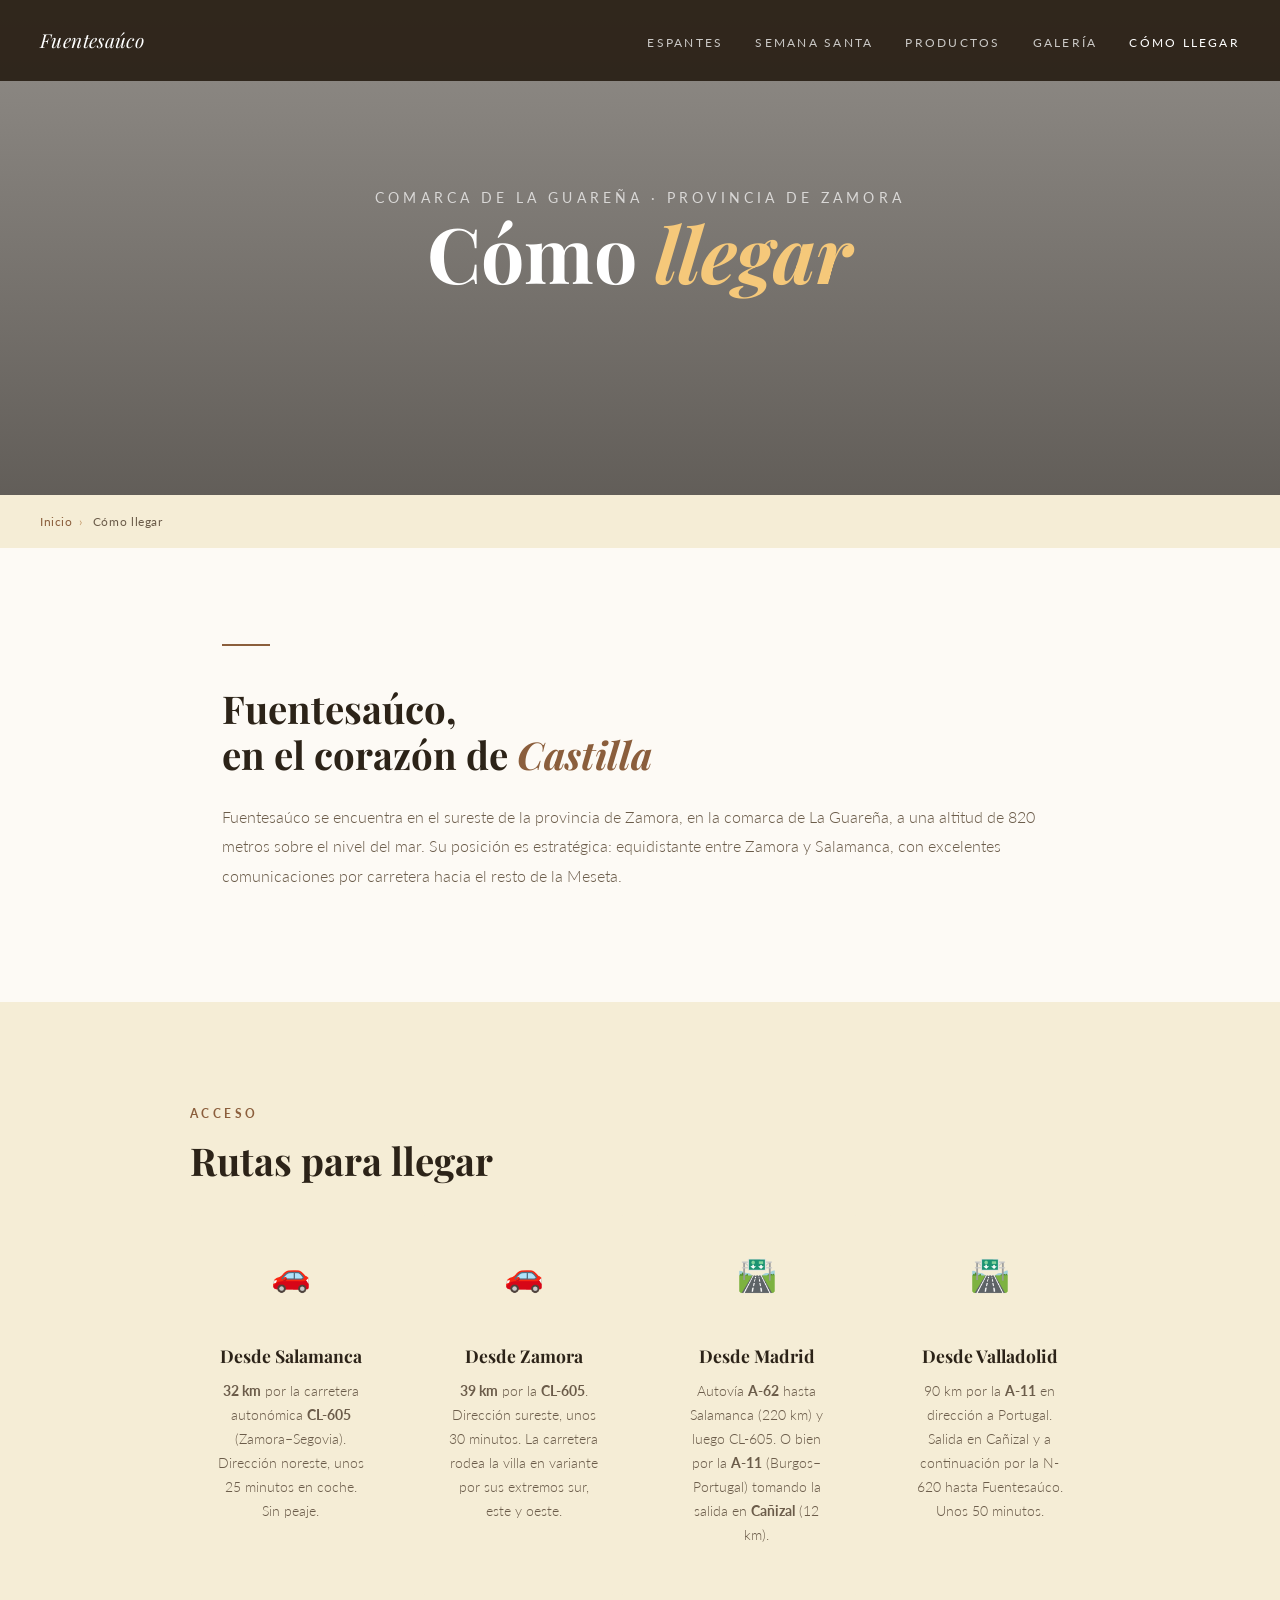
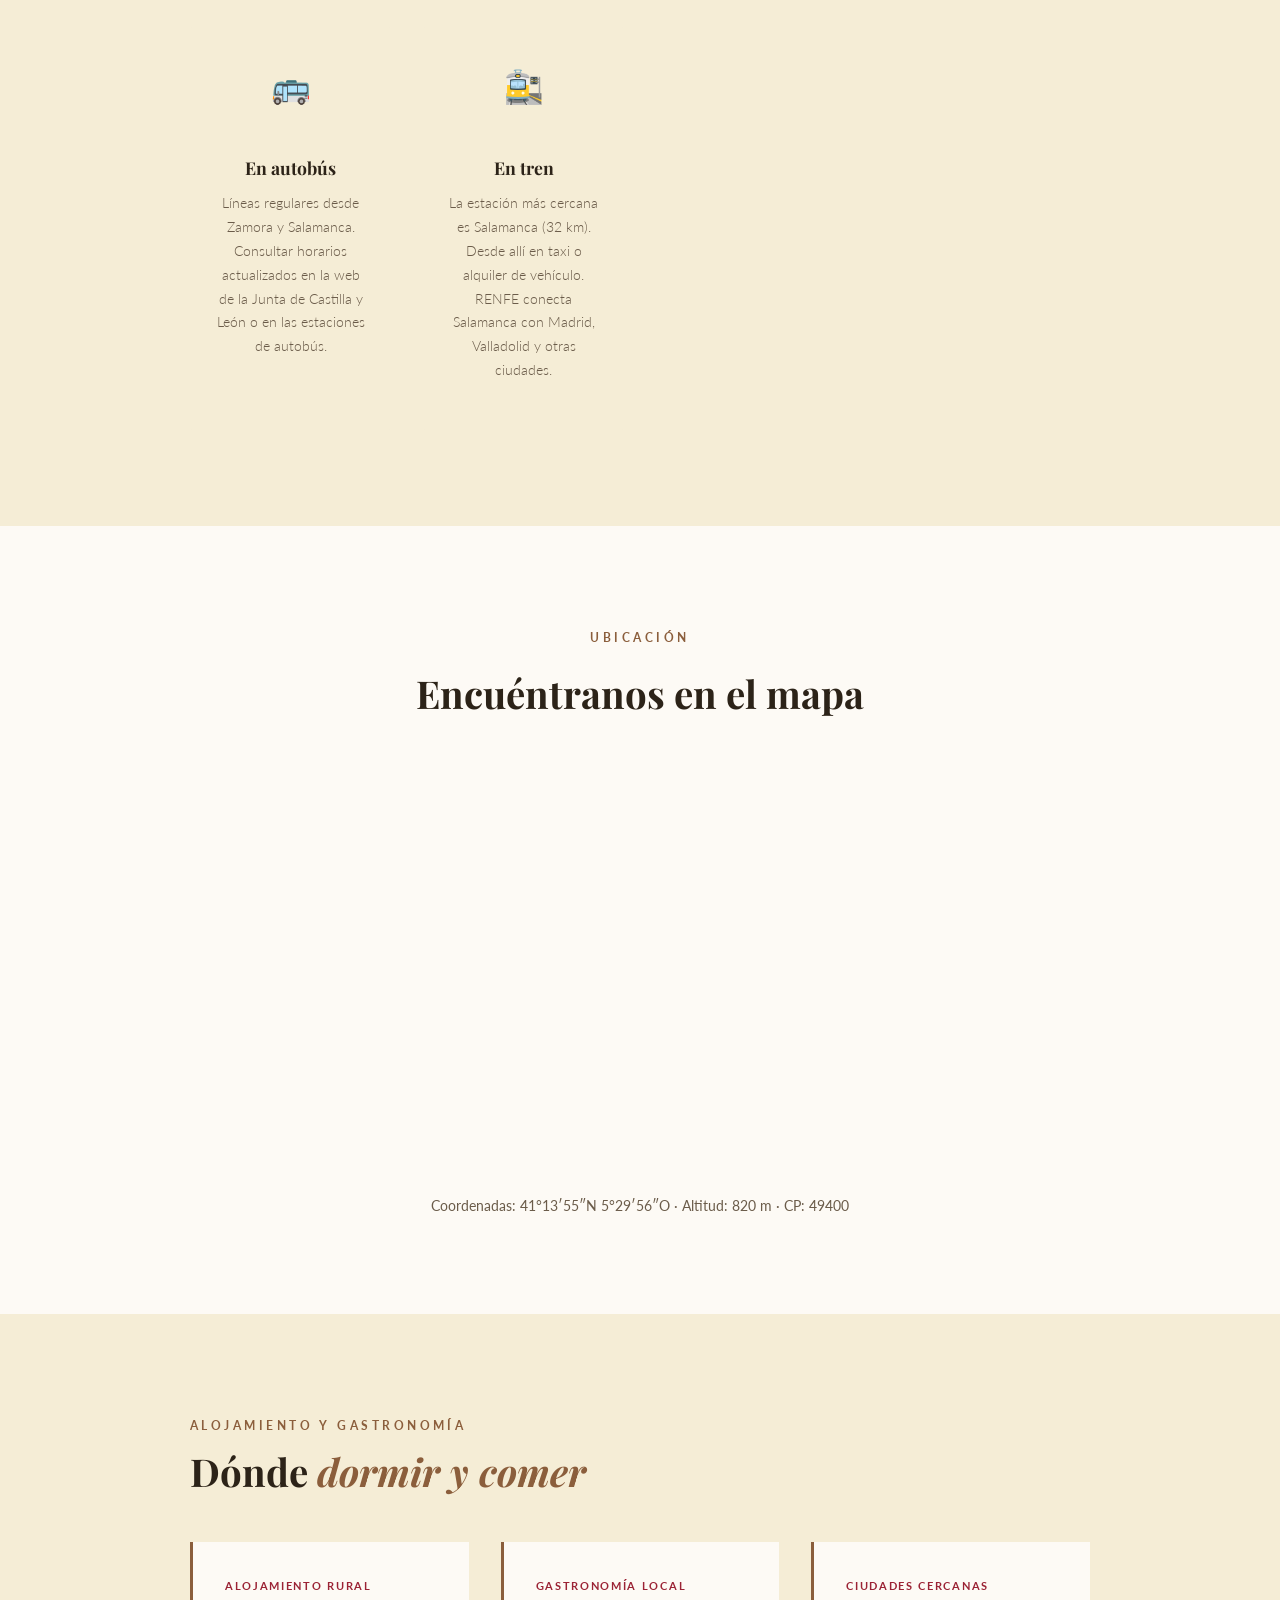
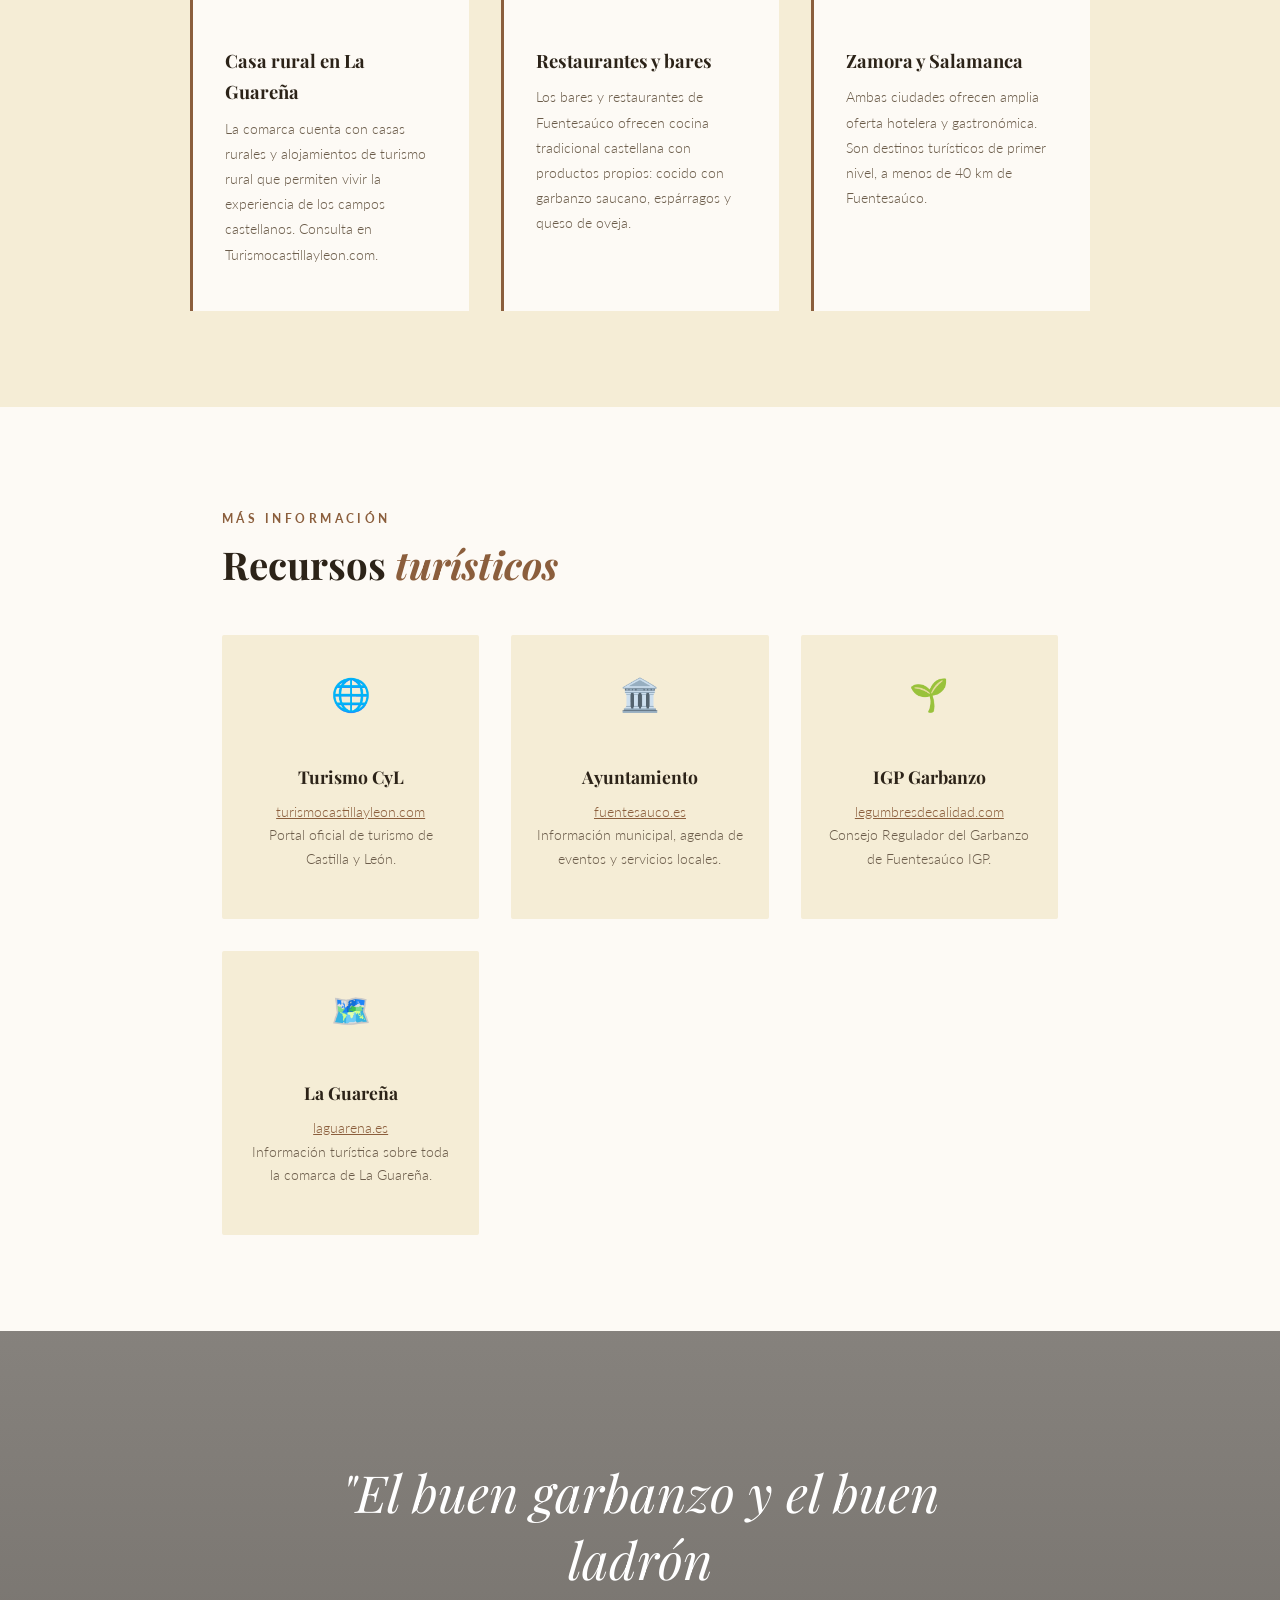
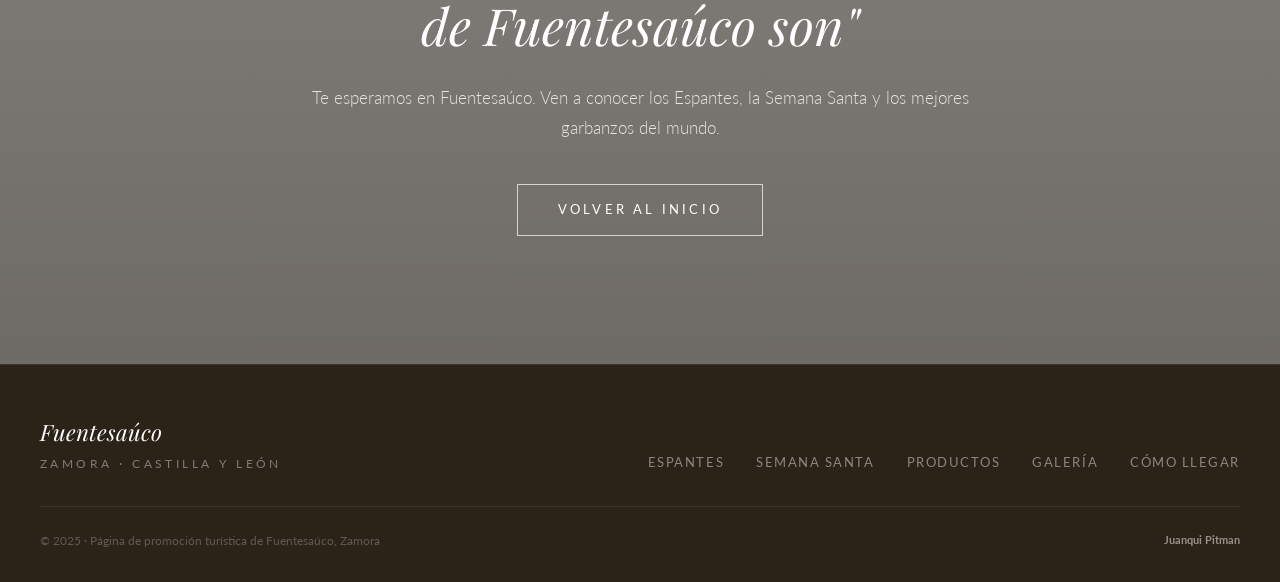
<file: contacto.html>
<!DOCTYPE html>
<html lang="es">
<head>
<meta charset="UTF-8">
<meta name="viewport" content="width=device-width, initial-scale=1.0">
<title>Cómo llegar · Fuentesaúco · Zamora</title>
<meta name="description" content="Cómo llegar a Fuentesaúco: 32 km de Salamanca, 39 km de Zamora, acceso por CL-605 y autovía A-11. Alojamiento, restaurantes y turismo en La Guareña.">
<link rel="stylesheet" href="css/estilos.css">
</head>
<body>

<nav id="navbar" class="dark-nav">
  <a href="index.html" class="nav-logo">Fuentesaúco</a>
  <ul class="nav-links">
    <li><a href="espantes.html">Espantes</a></li>
    <li><a href="semana-santa.html">Semana Santa</a></li>
    <li><a href="productos.html">Productos</a></li>
    <li><a href="galeria.html">Galería</a></li>
    <li><a href="contacto.html">Cómo llegar</a></li>
  </ul>
</nav>

<!-- MINI HERO -->
<header class="page-hero">
  <div class="page-hero-bg" style="background: linear-gradient(to bottom,rgba(15,10,5,.45),rgba(15,10,5,.65)), url('https://images.unsplash.com/photo-1529511582893-2d7e684dd128?w=1400&q=80') center/cover no-repeat;"></div>
  <div class="page-hero-content">
    <p class="page-hero-sub">Comarca de La Guareña · Provincia de Zamora</p>
    <h1>Cómo <em>llegar</em></h1>
  </div>
</header>

<!-- MIGAS -->
<div class="breadcrumb">
  <a href="index.html">Inicio</a><span>›</span> Cómo llegar
</div>

<!-- INTRO -->
<section class="page-section reveal">
  <div class="ornament"></div>
  <h2>Fuentesaúco,<br>en el corazón de <em>Castilla</em></h2>
  <p>Fuentesaúco se encuentra en el sureste de la provincia de Zamora, en la comarca de La Guareña, a una altitud de 820 metros sobre el nivel del mar. Su posición es estratégica: equidistante entre Zamora y Salamanca, con excelentes comunicaciones por carretera hacia el resto de la Meseta.</p>
</section>

<!-- CÓMO LLEGAR -->
<section class="page-section bg-trigo">
  <div class="inner">
    <span class="section-label">Acceso</span>
    <h2>Rutas para llegar</h2>
    <div class="info-grid" style="margin-top:2rem;">
      <div class="info-card reveal">
        <div class="info-icon">🚗</div>
        <h3>Desde Salamanca</h3>
        <p><strong>32 km</strong> por la carretera autonómica <strong>CL-605</strong> (Zamora–Segovia). Dirección noreste, unos 25 minutos en coche. Sin peaje.</p>
      </div>
      <div class="info-card reveal">
        <div class="info-icon">🚗</div>
        <h3>Desde Zamora</h3>
        <p><strong>39 km</strong> por la <strong>CL-605</strong>. Dirección sureste, unos 30 minutos. La carretera rodea la villa en variante por sus extremos sur, este y oeste.</p>
      </div>
      <div class="info-card reveal">
        <div class="info-icon">🛣️</div>
        <h3>Desde Madrid</h3>
        <p>Autovía <strong>A-62</strong> hasta Salamanca (220 km) y luego CL-605. O bien por la <strong>A-11</strong> (Burgos–Portugal) tomando la salida en <strong>Cañizal</strong> (12 km).</p>
      </div>
      <div class="info-card reveal">
        <div class="info-icon">🛣️</div>
        <h3>Desde Valladolid</h3>
        <p>90 km por la <strong>A-11</strong> en dirección a Portugal. Salida en Cañizal y a continuación por la N-620 hasta Fuentesaúco. Unos 50 minutos.</p>
      </div>
      <div class="info-card reveal">
        <div class="info-icon">🚌</div>
        <h3>En autobús</h3>
        <p>Líneas regulares desde Zamora y Salamanca. Consultar horarios actualizados en la web de la Junta de Castilla y León o en las estaciones de autobús.</p>
      </div>
      <div class="info-card reveal">
        <div class="info-icon">🚉</div>
        <h3>En tren</h3>
        <p>La estación más cercana es Salamanca (32 km). Desde allí en taxi o alquiler de vehículo. RENFE conecta Salamanca con Madrid, Valladolid y otras ciudades.</p>
      </div>
    </div>
  </div>
</section>

<!-- MAPA -->
<section style="padding:6rem 2rem;" class="reveal">
  <div style="max-width:900px;margin:0 auto;">
    <div style="text-align:center;margin-bottom:2.5rem;">
      <span class="section-label">Ubicación</span>
      <h2 style="font-family:'Playfair Display',serif;font-size:clamp(1.8rem,3vw,2.4rem);font-weight:700;">Encuéntranos en el mapa</h2>
    </div>
    <div class="mapa-wrap">
      <iframe
        src="https://www.google.com/maps/embed?pb=!1m18!1m12!1m3!1d12002.21094135588!2d-5.498036135306567!3d41.231516393392475!2m3!1f0!2f0!3f0!3m2!1i1024!2i768!4f13.1!3m3!1m2!1s0xd38cc1fd03cd1fd%3A0xbccdd1666ddd7a0c!2sFuentesaúco%2C+Zamora!5e0!3m2!1ses!2ses!4v1"
        allowfullscreen="" loading="lazy" referrerpolicy="no-referrer-when-downgrade">
      </iframe>
    </div>
    <p style="text-align:center;margin-top:1.5rem;font-size:.85rem;color:var(--texto-suave);">
      Coordenadas: 41°13′55″N 5°29′56″O · Altitud: 820 m · CP: 49400
    </p>
  </div>
</section>

<!-- ALOJAMIENTO Y RESTAURACIÓN -->
<section class="page-section bg-trigo">
  <div class="inner">
    <span class="section-label">Alojamiento y gastronomía</span>
    <h2>Dónde <em>dormir y comer</em></h2>
    <div class="cards-grid">
      <div class="card-interior reveal">
        <span class="epoca">Alojamiento rural</span>
        <h3>Casa rural en La Guareña</h3>
        <p>La comarca cuenta con casas rurales y alojamientos de turismo rural que permiten vivir la experiencia de los campos castellanos. Consulta en Turismocastillayleon.com.</p>
      </div>
      <div class="card-interior reveal">
        <span class="epoca">Gastronomía local</span>
        <h3>Restaurantes y bares</h3>
        <p>Los bares y restaurantes de Fuentesaúco ofrecen cocina tradicional castellana con productos propios: cocido con garbanzo saucano, espárragos y queso de oveja.</p>
      </div>
      <div class="card-interior reveal">
        <span class="epoca">Ciudades cercanas</span>
        <h3>Zamora y Salamanca</h3>
        <p>Ambas ciudades ofrecen amplia oferta hotelera y gastronómica. Son destinos turísticos de primer nivel, a menos de 40 km de Fuentesaúco.</p>
      </div>
    </div>
  </div>
</section>

<!-- ENLACES ÚTILES -->
<section class="page-section reveal">
  <span class="section-label">Más información</span>
  <h2>Recursos <em>turísticos</em></h2>
  <div class="info-grid">
    <div class="info-card">
      <div class="info-icon">🌐</div>
      <h3>Turismo CyL</h3>
      <p><a href="https://www.turismocastillayleon.com" target="_blank" rel="noopener" style="color:var(--tierra);">turismocastillayleon.com</a><br>Portal oficial de turismo de Castilla y León.</p>
    </div>
    <div class="info-card">
      <div class="info-icon">🏛️</div>
      <h3>Ayuntamiento</h3>
      <p><a href="http://www.fuentesauco.es" target="_blank" rel="noopener" style="color:var(--tierra);">fuentesauco.es</a><br>Información municipal, agenda de eventos y servicios locales.</p>
    </div>
    <div class="info-card">
      <div class="info-icon">🌱</div>
      <h3>IGP Garbanzo</h3>
      <p><a href="https://www.legumbresdecalidad.com/garbanzodefuentesauco/" target="_blank" rel="noopener" style="color:var(--tierra);">legumbresdecalidad.com</a><br>Consejo Regulador del Garbanzo de Fuentesaúco IGP.</p>
    </div>
    <div class="info-card">
      <div class="info-icon">🗺️</div>
      <h3>La Guareña</h3>
      <p><a href="https://laguarena.es" target="_blank" rel="noopener" style="color:var(--tierra);">laguarena.es</a><br>Información turística sobre toda la comarca de La Guareña.</p>
    </div>
  </div>
</section>

<section class="paisaje">
  <div class="paisaje-bg"></div>
  <div class="paisaje-content reveal">
    <h2>"El buen garbanzo y el buen ladrón<br>de Fuentesaúco son"</h2>
    <p>Te esperamos en Fuentesaúco. Ven a conocer los Espantes, la Semana Santa y los mejores garbanzos del mundo.</p>
    <a href="index.html" class="btn-cta">Volver al inicio</a>
  </div>
</section>

<footer>
  <div class="footer-inner">
    <a href="index.html" class="footer-brand">Fuentesaúco<span>Zamora · Castilla y León</span></a>
    <ul class="footer-links">
      <li><a href="espantes.html">Espantes</a></li>
      <li><a href="semana-santa.html">Semana Santa</a></li>
      <li><a href="productos.html">Productos</a></li>
      <li><a href="galeria.html">Galería</a></li>
      <li><a href="contacto.html">Cómo llegar</a></li>
    </ul>
  </div>
  <div class="footer-bottom">
    <p>© 2025 · Página de promoción turística de Fuentesaúco, Zamora</p>
    <div class="author-credit"><strong>Juanqui Pitman</strong></div>
  </div>
</footer>

<script src="js/main.js"></script>
</body>
</html>
</file>
<file: css/estilos.css>
/* ============================================================
   FUENTESAÚCO · Sitio turístico · Estilos compartidos
   ============================================================ */

@import url('https://fonts.googleapis.com/css2?family=Playfair+Display:ital,wght@0,400;0,700;1,400&family=Lato:wght@300;400;700&display=swap');

*, *::before, *::after { box-sizing: border-box; margin: 0; padding: 0; }

:root {
  --tierra:        #8B5E3C;
  --tierra-claro:  #C49A6C;
  --trigo:         #F5EDD6;
  --blanco:        #FDFAF5;
  --verde-campo:   #4A6741;
  --gris-suave:    #E8E4DC;
  --texto:         #2C2318;
  --texto-suave:   #6B5C4A;
  --acento:        #9B2335;
}

html  { scroll-behavior: smooth; }
body  {
  font-family: 'Lato', sans-serif;
  background-color: var(--blanco);
  color: var(--texto);
  line-height: 1.7;
  overflow-x: hidden;
}

/* ── NAVEGACIÓN ── */
nav {
  position: fixed;
  top: 0; left: 0; right: 0;
  z-index: 100;
  padding: 1.5rem 2.5rem;
  display: flex;
  justify-content: space-between;
  align-items: center;
  transition: background 0.4s, padding 0.4s;
}
nav.scrolled {
  background: rgba(44,35,24,0.96);
  padding: 1rem 2.5rem;
  backdrop-filter: blur(8px);
}
nav.dark-nav {
  background: rgba(44,35,24,0.96);
}
.nav-logo {
  font-family: 'Playfair Display', serif;
  color: #fff;
  font-size: 1.2rem;
  font-style: italic;
  text-decoration: none;
  letter-spacing: 0.02em;
}
.nav-links {
  display: flex;
  gap: 2rem;
  list-style: none;
}
.nav-links a {
  color: rgba(255,255,255,0.75);
  text-decoration: none;
  font-size: 0.78rem;
  letter-spacing: 0.18em;
  text-transform: uppercase;
  transition: color 0.3s;
}
.nav-links a:hover, .nav-links a.active { color: #fff; }

/* ── HERO PRINCIPAL (index) ── */
.hero {
  position: relative;
  height: 100vh;
  min-height: 600px;
  display: flex;
  flex-direction: column;
  align-items: center;
  justify-content: center;
  text-align: center;
  overflow: hidden;
}
.hero-bg {
  position: absolute;
  inset: 0;
  background-size: cover;
  background-position: center;
  transform: scale(1.05);
  animation: heroZoom 18s ease-in-out infinite alternate;
}
@keyframes heroZoom {
  from { transform: scale(1.05); }
  to   { transform: scale(1.12); }
}
.hero-eyebrow {
  position: relative;
  font-weight: 300;
  font-size: 0.85rem;
  letter-spacing: 0.35em;
  text-transform: uppercase;
  color: rgba(255,255,255,0.75);
  margin-bottom: 1.2rem;
  opacity: 0;
  animation: fadeUp 1s ease 0.4s forwards;
}
.hero h1 {
  position: relative;
  font-family: 'Playfair Display', serif;
  font-size: clamp(3.2rem, 8vw, 7rem);
  font-weight: 700;
  color: #fff;
  line-height: 1.05;
  opacity: 0;
  animation: fadeUp 1s ease 0.7s forwards;
}
.hero h1 em { font-style: italic; color: #F5C87A; }
.hero-sub {
  position: relative;
  font-weight: 300;
  font-size: clamp(1rem, 2.5vw, 1.25rem);
  color: rgba(255,255,255,0.85);
  margin-top: 1.2rem;
  letter-spacing: 0.04em;
  opacity: 0;
  animation: fadeUp 1s ease 1s forwards;
}
.hero-scroll {
  position: absolute;
  bottom: 2.5rem;
  left: 50%;
  transform: translateX(-50%);
  display: flex;
  flex-direction: column;
  align-items: center;
  gap: 0.4rem;
  color: rgba(255,255,255,0.6);
  font-size: 0.72rem;
  letter-spacing: 0.25em;
  text-transform: uppercase;
  opacity: 0;
  animation: fadeUp 1s ease 1.4s forwards;
}
.hero-scroll .line {
  width: 1px;
  height: 40px;
  background: rgba(255,255,255,0.4);
  animation: lineDown 2s ease-in-out 1.8s infinite;
}
@keyframes lineDown {
  0%,100% { opacity:0.4; transform:scaleY(1);   transform-origin:top; }
  50%      { opacity:1;   transform:scaleY(0.6); transform-origin:bottom; }
}
@keyframes fadeUp {
  from { opacity:0; transform:translateY(24px); }
  to   { opacity:1; transform:translateY(0); }
}

/* ── MINI-HERO (páginas interiores) ── */
.page-hero {
  position: relative;
  height: 55vh;
  min-height: 400px;
  display: flex;
  flex-direction: column;
  align-items: center;
  justify-content: center;
  text-align: center;
  overflow: hidden;
}
.page-hero-bg {
  position: absolute;
  inset: 0;
  background-size: cover;
  background-position: center;
}
.page-hero-content { position: relative; padding: 0 2rem; }
.page-hero h1 {
  font-family: 'Playfair Display', serif;
  font-size: clamp(2.5rem, 6vw, 5rem);
  font-weight: 700;
  color: #fff;
  line-height: 1.1;
  margin-bottom: 0.8rem;
}
.page-hero h1 em { font-style: italic; color: #F5C87A; }
.page-hero .page-hero-sub {
  font-size: 0.85rem;
  letter-spacing: 0.3em;
  text-transform: uppercase;
  color: rgba(255,255,255,0.7);
}

/* ── MIGAS DE PAN ── */
.breadcrumb {
  padding: 1rem 2.5rem;
  background: var(--trigo);
  font-size: 0.78rem;
  color: var(--texto-suave);
  letter-spacing: 0.05em;
}
.breadcrumb a {
  color: var(--tierra);
  text-decoration: none;
}
.breadcrumb a:hover { text-decoration: underline; }
.breadcrumb span { margin: 0 0.4rem; color: var(--tierra-claro); }

/* ── UTILIDADES ── */
.section-label {
  display: inline-block;
  font-size: 0.72rem;
  letter-spacing: 0.3em;
  text-transform: uppercase;
  color: var(--tierra);
  font-weight: 700;
  margin-bottom: 0.8rem;
}
.ornament {
  display: inline-block;
  width: 48px;
  height: 2px;
  background: var(--tierra);
  margin-bottom: 2rem;
}
.reveal {
  opacity: 0;
  transform: translateY(30px);
  transition: opacity 0.7s ease, transform 0.7s ease;
}
.reveal.visible {
  opacity: 1;
  transform: translateY(0);
}

/* ── INTRO ── */
.intro {
  padding: 7rem 2rem;
  max-width: 820px;
  margin: 0 auto;
  text-align: center;
}
.intro h2 {
  font-family: 'Playfair Display', serif;
  font-size: clamp(2rem, 4vw, 3rem);
  font-weight: 400;
  color: var(--texto);
  margin-bottom: 1.5rem;
  line-height: 1.25;
}
.intro p {
  color: var(--texto-suave);
  font-size: 1.1rem;
  font-weight: 300;
  line-height: 1.85;
  max-width: 680px;
  margin: 0 auto;
}

/* ── TARJETAS DE FIESTA ── */
.fiestas { padding: 5rem 2rem 7rem; background: var(--trigo); }
.fiestas-inner { max-width: 1200px; margin: 0 auto; }
.fiestas-header { text-align: center; margin-bottom: 4rem; }
.fiestas-header h2 {
  font-family: 'Playfair Display', serif;
  font-size: clamp(1.8rem, 3.5vw, 2.6rem);
  font-weight: 700;
}
.fiestas-grid {
  display: grid;
  grid-template-columns: repeat(auto-fit, minmax(300px, 1fr));
  gap: 2.5rem;
}
.fiesta-card {
  background: var(--blanco);
  border-radius: 4px;
  overflow: hidden;
  transition: transform 0.35s ease, box-shadow 0.35s ease;
  text-decoration: none;
  color: inherit;
  display: block;
}
.fiesta-card:hover {
  transform: translateY(-6px);
  box-shadow: 0 20px 50px rgba(0,0,0,0.1);
}
.fiesta-card .img-wrap {
  position: relative;
  height: 260px;
  overflow: hidden;
}
.fiesta-card .img-wrap img {
  width: 100%; height: 100%;
  object-fit: cover;
  transition: transform 0.6s ease;
}
.fiesta-card:hover .img-wrap img { transform: scale(1.07); }
.fiesta-card .tag {
  position: absolute;
  top: 1rem; left: 1rem;
  background: var(--acento);
  color: #fff;
  font-size: 0.68rem;
  letter-spacing: 0.22em;
  text-transform: uppercase;
  font-weight: 700;
  padding: 0.35rem 0.75rem;
  border-radius: 2px;
}
.fiesta-card .card-body { padding: 1.75rem 1.75rem 2rem; }
.fiesta-card h3 {
  font-family: 'Playfair Display', serif;
  font-size: 1.4rem;
  font-weight: 700;
  margin-bottom: 0.6rem;
}
.fiesta-card p {
  font-size: 0.95rem;
  color: var(--texto-suave);
  font-weight: 300;
  line-height: 1.8;
}
.fiesta-card .fecha {
  display: inline-flex;
  align-items: center;
  gap: 0.4rem;
  margin-top: 1.2rem;
  font-size: 0.8rem;
  color: var(--tierra);
  font-weight: 700;
  letter-spacing: 0.05em;
}

/* ── SPLIT PANEL ── */
.split {
  display: grid;
  grid-template-columns: 1fr 1fr;
  min-height: 560px;
}
.split-img { position: relative; overflow: hidden; }
.split-img img {
  width: 100%; height: 100%;
  object-fit: cover;
  transition: transform 0.8s ease;
}
.split:hover .split-img img { transform: scale(1.04); }
.split-content {
  padding: 5rem 4rem;
  display: flex;
  flex-direction: column;
  justify-content: center;
  background: var(--blanco);
}
.split-content h2 {
  font-family: 'Playfair Display', serif;
  font-size: clamp(1.8rem, 3vw, 2.8rem);
  font-weight: 700;
  line-height: 1.2;
  margin-bottom: 1.4rem;
}
.split-content h2 em { font-style: italic; color: var(--tierra); }
.split-content p {
  font-size: 1rem;
  color: var(--texto-suave);
  font-weight: 300;
  line-height: 1.85;
  margin-bottom: 1rem;
}
.pill-list { display: flex; flex-wrap: wrap; gap: 0.5rem; margin-top: 1.5rem; }
.pill {
  border: 1px solid var(--tierra-claro);
  color: var(--tierra);
  font-size: 0.78rem;
  letter-spacing: 0.1em;
  padding: 0.3rem 0.85rem;
  border-radius: 20px;
}

/* ── BANNER CON TEXTO SUPERPUESTO ── */
.img-banner {
  position: relative;
  height: 480px;
  overflow: hidden;
}
.img-banner-bg {
  position: absolute;
  inset: 0;
  background-size: cover;
  background-position: center;
}
.img-banner-content {
  position: relative;
  height: 100%;
  display: flex;
  flex-direction: column;
  justify-content: center;
  padding: 0 5rem;
  max-width: 700px;
}
.img-banner-content h2 {
  font-family: 'Playfair Display', serif;
  font-size: clamp(2rem, 4vw, 3rem);
  color: #fff;
  font-weight: 700;
  margin-bottom: 1rem;
  line-height: 1.2;
}
.img-banner-content p {
  color: rgba(255,255,255,0.75);
  font-size: 1rem;
  font-weight: 300;
  line-height: 1.85;
  max-width: 520px;
}

/* ── PRODUCTOS ── */
.productos { padding: 7rem 2rem; background: var(--blanco); }
.productos-inner { max-width: 1200px; margin: 0 auto; }
.productos-header { text-align: center; margin-bottom: 4.5rem; }
.productos-header h2 {
  font-family: 'Playfair Display', serif;
  font-size: clamp(1.8rem, 3.5vw, 2.6rem);
  font-weight: 700;
}
.productos-grid {
  display: grid;
  grid-template-columns: repeat(3, 1fr);
  gap: 1px;
  background: var(--gris-suave);
  border: 1px solid var(--gris-suave);
}
.producto-item {
  background: var(--blanco);
  padding: 2.5rem 2rem;
  display: flex;
  flex-direction: column;
  align-items: flex-start;
  gap: 0.8rem;
  transition: background 0.3s;
}
.producto-item:hover { background: var(--trigo); }
.producto-icon { font-size: 2.2rem; line-height: 1; margin-bottom: 0.3rem; }
.producto-item h3 {
  font-family: 'Playfair Display', serif;
  font-size: 1.2rem;
  font-weight: 700;
}
.igp {
  font-size: 0.68rem;
  letter-spacing: 0.18em;
  text-transform: uppercase;
  color: var(--verde-campo);
  font-weight: 700;
  background: #EDF4E6;
  padding: 0.22rem 0.6rem;
  border-radius: 2px;
}
.producto-item p {
  font-size: 0.88rem;
  color: var(--texto-suave);
  font-weight: 300;
  line-height: 1.75;
}

/* ── GALERÍA MOSAICO ── */
.galeria {
  display: grid;
  grid-template-columns: repeat(4, 1fr);
  grid-template-rows: 260px 260px 260px;
}
.galeria-item { overflow: hidden; position: relative; }
.galeria-item:first-child { grid-column: span 2; grid-row: span 2; }
.galeria-item img {
  width: 100%; height: 100%;
  object-fit: cover;
  transition: transform 0.6s ease;
}
.galeria-item:hover img { transform: scale(1.08); }
.galeria-item .overlay {
  position: absolute;
  inset: 0;
  background: rgba(0,0,0,0);
  display: flex;
  align-items: flex-end;
  padding: 1rem 1.2rem;
  transition: background 0.4s;
}
.galeria-item:hover .overlay { background: rgba(0,0,0,0.35); }
.galeria-item .overlay span {
  color: #fff;
  font-size: 0.8rem;
  letter-spacing: 0.15em;
  text-transform: uppercase;
  opacity: 0;
  transform: translateY(6px);
  transition: opacity 0.35s, transform 0.35s;
}
.galeria-item:hover .overlay span { opacity: 1; transform: translateY(0); }

/* ── GALERÍA COMPLETA (página galería) ── */
.galeria-full {
  display: grid;
  grid-template-columns: repeat(3, 1fr);
  gap: 6px;
  padding: 0;
}
.galeria-full .galeria-item { height: 320px; }
.galeria-full .galeria-item:first-child { grid-column: span 2; height: 320px; }

/* ── STATS ── */
.stats { padding: 5rem 2rem; background: var(--texto); }
.stats-inner {
  max-width: 960px;
  margin: 0 auto;
  display: grid;
  grid-template-columns: repeat(auto-fit, minmax(180px, 1fr));
  gap: 3rem;
  text-align: center;
}
.stat-item .num {
  font-family: 'Playfair Display', serif;
  font-size: 3rem;
  font-weight: 400;
  color: var(--tierra-claro);
  line-height: 1;
}
.stat-item .label {
  font-size: 0.8rem;
  letter-spacing: 0.2em;
  text-transform: uppercase;
  color: rgba(255,255,255,0.5);
  margin-top: 0.5rem;
  font-weight: 300;
}

/* ── CTA PAISAJE ── */
.paisaje {
  position: relative;
  padding: 8rem 2rem;
  text-align: center;
  overflow: hidden;
}
.paisaje-bg {
  position: absolute;
  inset: 0;
  background:
    linear-gradient(to bottom, rgba(15,10,5,0.5), rgba(15,10,5,0.6)),
    url('https://images.unsplash.com/photo-1529511582893-2d7e684dd128?w=1400&q=80')
    center center / cover no-repeat;
}
.paisaje-content {
  position: relative;
  max-width: 700px;
  margin: 0 auto;
  color: #fff;
}
.paisaje-content h2 {
  font-family: 'Playfair Display', serif;
  font-size: clamp(2rem, 4vw, 3.2rem);
  font-weight: 400;
  font-style: italic;
  line-height: 1.3;
  margin-bottom: 1.5rem;
}
.paisaje-content p {
  font-weight: 300;
  font-size: 1.05rem;
  color: rgba(255,255,255,0.8);
  line-height: 1.8;
  margin-bottom: 2.5rem;
}
.btn-cta {
  display: inline-block;
  background: transparent;
  border: 1.5px solid rgba(255,255,255,0.7);
  color: #fff;
  padding: 0.9rem 2.5rem;
  font-family: 'Lato', sans-serif;
  font-size: 0.8rem;
  letter-spacing: 0.25em;
  text-transform: uppercase;
  text-decoration: none;
  transition: background 0.3s, border-color 0.3s;
}
.btn-cta:hover { background: rgba(255,255,255,0.15); border-color: #fff; }

/* ── SECCIÓN DE TEXTO RICA (páginas interiores) ── */
.page-section {
  padding: 6rem 2rem;
  max-width: 900px;
  margin: 0 auto;
}
.page-section.bg-trigo {
  max-width: 100%;
  background: var(--trigo);
  padding: 6rem 2rem;
}
.page-section.bg-trigo .inner { max-width: 900px; margin: 0 auto; }
.page-section h2 {
  font-family: 'Playfair Display', serif;
  font-size: clamp(1.8rem, 3vw, 2.6rem);
  font-weight: 700;
  margin-bottom: 1.5rem;
  line-height: 1.2;
}
.page-section h2 em { font-style: italic; color: var(--tierra); }
.page-section h3 {
  font-family: 'Playfair Display', serif;
  font-size: 1.3rem;
  font-weight: 700;
  margin-top: 2.5rem;
  margin-bottom: 0.8rem;
  color: var(--texto);
}
.page-section p {
  font-size: 1rem;
  color: var(--texto-suave);
  font-weight: 300;
  line-height: 1.85;
  margin-bottom: 1rem;
}

/* ── COFRADÍAS / CARDS INTERIORES ── */
.cards-grid {
  display: grid;
  grid-template-columns: repeat(auto-fit, minmax(260px, 1fr));
  gap: 2rem;
  margin-top: 3rem;
}
.card-interior {
  background: var(--blanco);
  border-left: 3px solid var(--tierra);
  padding: 1.75rem 2rem;
  transition: transform 0.3s;
}
.card-interior:hover { transform: translateX(4px); }
.card-interior h3 {
  font-family: 'Playfair Display', serif;
  font-size: 1.15rem;
  font-weight: 700;
  margin-bottom: 0.5rem;
}
.card-interior p {
  font-size: 0.9rem;
  color: var(--texto-suave);
  font-weight: 300;
  line-height: 1.75;
}
.card-interior .epoca {
  display: inline-block;
  font-size: 0.7rem;
  letter-spacing: 0.15em;
  text-transform: uppercase;
  color: var(--acento);
  font-weight: 700;
  margin-bottom: 0.6rem;
}

/* ── MAPA / CONTACTO ── */
.mapa-wrap {
  position: relative;
  padding-bottom: 45%;
  height: 0;
  overflow: hidden;
}
.mapa-wrap iframe {
  position: absolute;
  top: 0; left: 0;
  width: 100%; height: 100%;
  border: 0;
}
.info-grid {
  display: grid;
  grid-template-columns: repeat(auto-fit, minmax(200px, 1fr));
  gap: 2rem;
  margin-top: 3rem;
}
.info-card {
  text-align: center;
  padding: 2rem 1.5rem;
  background: var(--trigo);
  border-radius: 2px;
}
.info-card .info-icon { font-size: 2rem; margin-bottom: 0.8rem; }
.info-card h3 {
  font-family: 'Playfair Display', serif;
  font-size: 1.1rem;
  font-weight: 700;
  margin-bottom: 0.5rem;
}
.info-card p {
  font-size: 0.88rem;
  color: var(--texto-suave);
  font-weight: 300;
  line-height: 1.7;
}

/* ── FOOTER ── */
footer {
  padding: 3rem 2rem 2rem;
  background: var(--texto);
  border-top: 1px solid rgba(255,255,255,0.08);
}
.footer-inner {
  max-width: 1200px;
  margin: 0 auto;
  display: flex;
  flex-wrap: wrap;
  justify-content: space-between;
  align-items: flex-end;
  gap: 1.5rem;
}
.footer-brand {
  font-family: 'Playfair Display', serif;
  font-size: 1.4rem;
  color: #fff;
  font-style: italic;
  text-decoration: none;
}
.footer-brand span {
  display: block;
  font-family: 'Lato', sans-serif;
  font-style: normal;
  font-size: 0.72rem;
  letter-spacing: 0.3em;
  text-transform: uppercase;
  color: rgba(255,255,255,0.4);
  margin-top: 0.2rem;
}
.footer-links { display: flex; gap: 2rem; list-style: none; flex-wrap: wrap; }
.footer-links a {
  color: rgba(255,255,255,0.45);
  text-decoration: none;
  font-size: 0.8rem;
  letter-spacing: 0.12em;
  text-transform: uppercase;
  transition: color 0.3s;
}
.footer-links a:hover { color: rgba(255,255,255,0.8); }
.footer-bottom {
  max-width: 1200px;
  margin: 2rem auto 0;
  padding-top: 1.5rem;
  border-top: 1px solid rgba(255,255,255,0.07);
  display: flex;
  justify-content: space-between;
  align-items: center;
  flex-wrap: wrap;
  gap: 1rem;
}
.footer-bottom p { font-size: 0.72rem; color: rgba(255,255,255,0.25); }
.author-credit { font-size: 0.68rem; color: rgba(255,255,255,0.3); text-align: right; }
.author-credit strong { color: rgba(255,255,255,0.5); }

/* ── RESPONSIVE ── */
@media (max-width: 900px) {
  .galeria {
    grid-template-columns: repeat(2, 1fr);
    grid-template-rows: repeat(4, 220px);
  }
  .galeria-full {
    grid-template-columns: repeat(2, 1fr);
  }
  .galeria-full .galeria-item:first-child { grid-column: span 1; }
}
@media (max-width: 768px) {
  .split { grid-template-columns: 1fr; }
  .split .split-img { height: 340px; }
  .split-content { padding: 3rem 1.5rem; }
  .productos-grid { grid-template-columns: repeat(2, 1fr); }
  .img-banner-content { padding: 0 1.5rem; }
}
@media (max-width: 600px) {
  .nav-links { display: none; }
  .galeria { grid-template-columns: 1fr 1fr; grid-template-rows: 180px 180px 180px; }
  .productos-grid { grid-template-columns: 1fr; }
}
</file>
